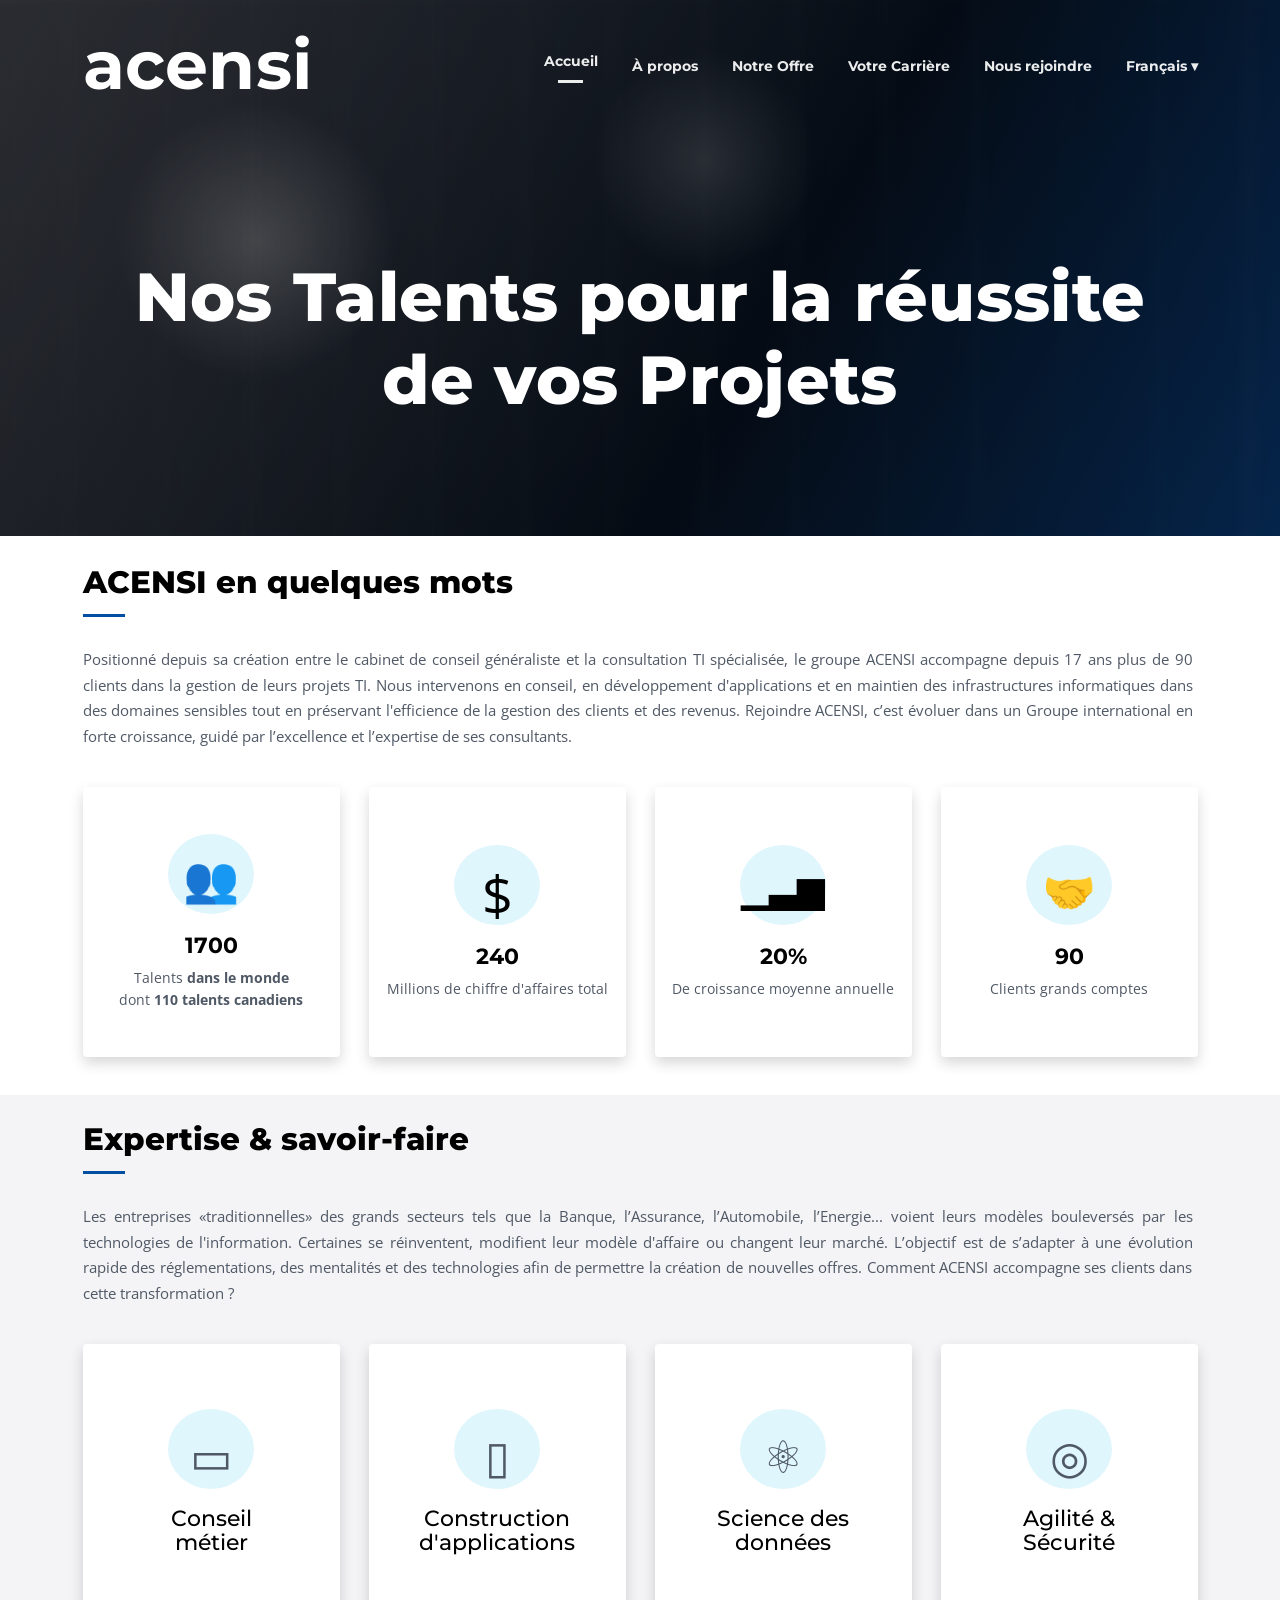
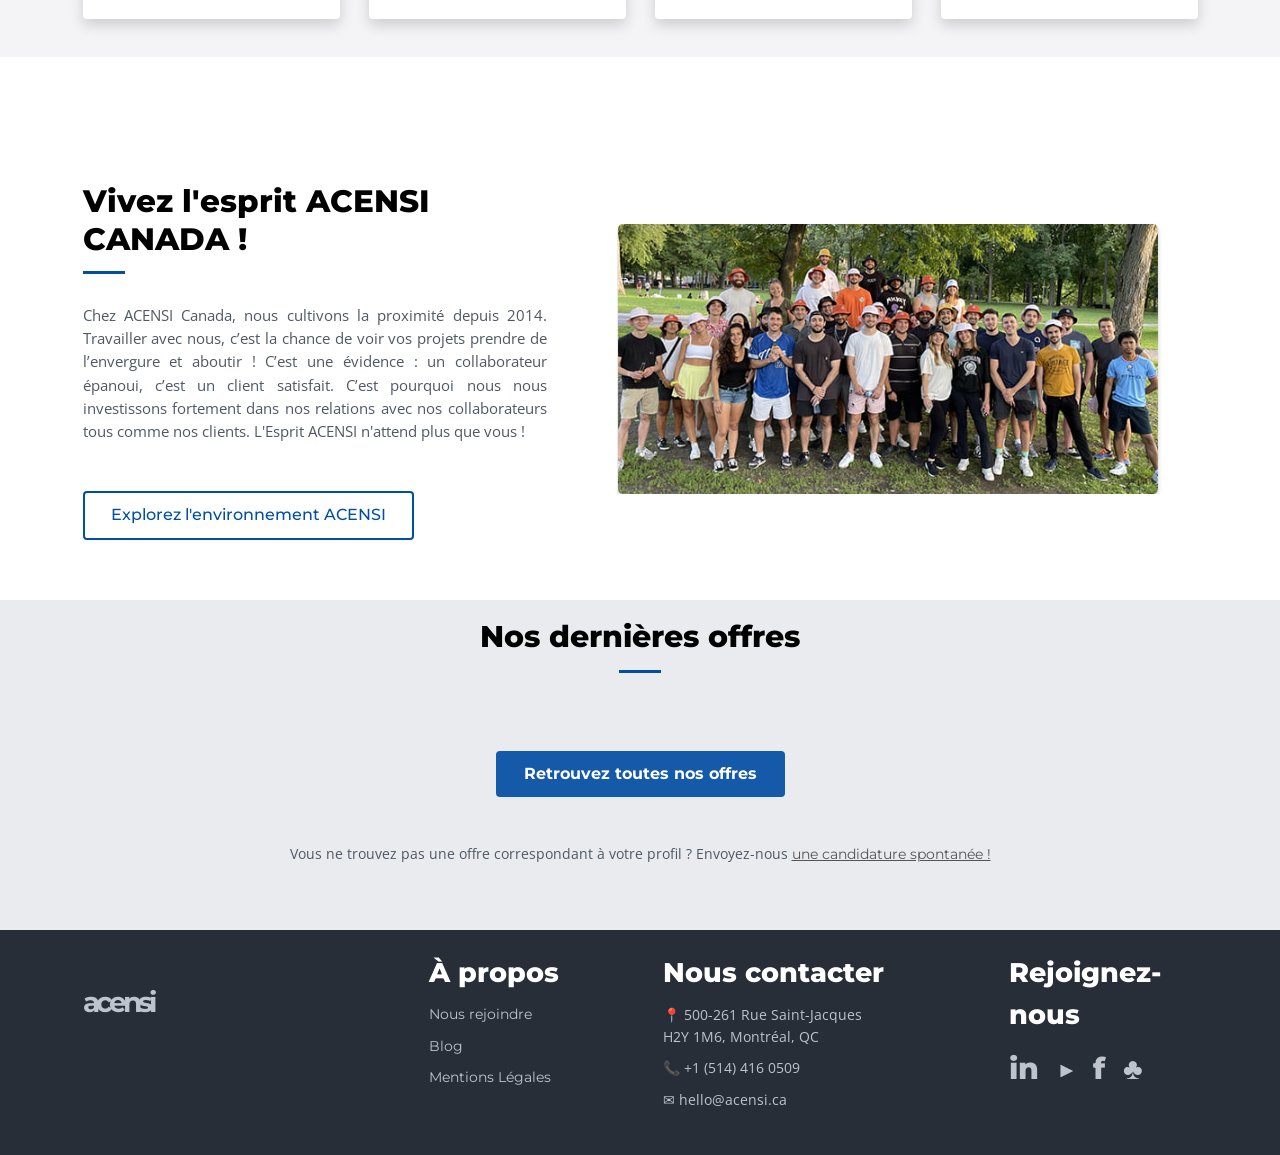
<file: index.html>
<!DOCTYPE html>
<html lang="fr">
<head>
  <meta charset="UTF-8" />
  <meta name="viewport" content="width=device-width, initial-scale=1.0" />
  <title>ACENSI Canada  Nos talents pour la réussite de vos projets</title>
  <link rel="preconnect" href="https://fonts.googleapis.com">
  <link rel="preconnect" href="https://fonts.gstatic.com" crossorigin>
  <link href="https://fonts.googleapis.com/css2?family=Montserrat:wght@500;600;700;800&family=Open+Sans:wght@400;600;700&display=swap" rel="stylesheet">
  <link rel="stylesheet" href="acensi_project/css/style.css" />
</head>
<body>

  <header class="hero" id="accueil">
    <nav class="navbar">
      <a href="#accueil" class="logo" aria-label="ACENSI"><h1><strong>acensi</strong></h1></a>
      <button class="menu-toggle" aria-label="Ouvrir le menu"><span></span><span></span><span></span></button>
      <ul class="nav-links">
        <li><a class="active" href="#accueil">Accueil</a></li>
        <li><a href="#apropos">À propos</a></li>
        <li><a href="#offre">Notre Offre</a></li>
        <li><a href="#carriere">Votre Carrière</a></li>
        <li><a href="#contact">Nous rejoindre</a></li>
        <li><a href="#" class="lang">Français ▾</a></li>
      </ul>
    </nav>
    <div class="hero-overlay"></div>
    <div class="hero-content reveal">
      <h1>Nos Talents pour la réussite<br>de vos Projets</h1>
    </div>
  </header>

  <main>
    <section class="section white" id="apropos">
      <div class="container"> 
        <h2 class="section-title reveal">ACENSI en quelques mots</h2>
        <p class="intro reveal">Positionné depuis sa création entre le cabinet de conseil généraliste et la consultation TI spécialisée, le groupe ACENSI accompagne depuis 17 ans plus de 90 clients dans la gestion de leurs projets TI. Nous intervenons en conseil, en développement d'applications et en maintien des infrastructures informatiques dans des domaines sensibles tout en préservant l'efficience de la gestion des clients et des revenus. Rejoindre ACENSI, c’est évoluer dans un Groupe international en forte croissance, guidé par l’excellence et l’expertise de ses consultants.</p>

        <div class="stats-grid">
          <article class="stat-card reveal">
            <div class="icon-bubble people-icon"></div>
            <h3><span class="counter" data-target="1700">0</span></h3>
            <p>Talents <strong>dans le monde</strong><br>dont <strong>110 talents canadiens</strong></p>
          </article>
          <article class="stat-card reveal">
            <div class="icon-bubble money-icon"></div>
            <h3><span class="counter" data-target="240">0</span></h3>
            <p>Millions de chiffre d'affaires total</p>
          </article>
          <article class="stat-card reveal">
            <div class="icon-bubble chart-icon"></div>
            <h3><span class="counter" data-target="20">0</span>%</h3>
            <p>De croissance moyenne annuelle</p>
          </article>
          <article class="stat-card reveal">
            <div class="icon-bubble hand-icon"></div>
            <h3><span class="counter" data-target="90">0</span></h3>
            <p>Clients grands comptes</p>
          </article>
        </div>
      </div>
    </section>

    <section class="section grey" id="offre">
      <div class="container">
        <h2 class="section-title reveal">Expertise &amp; savoir-faire</h2>
        <p class="intro reveal">Les entreprises «traditionnelles» des grands secteurs tels que la Banque, l’Assurance, l’Automobile, l’Energie... voient leurs modèles bouleversés par les technologies de l'information. Certaines se réinventent, modifient leur modèle d'affaire ou changent leur marché. L’objectif est de s’adapter à une évolution rapide des réglementations, des mentalités et des technologies afin de permettre la création de nouvelles offres. Comment ACENSI accompagne ses clients dans cette transformation ?</p>

        <div class="expertise-grid">
          <article class="expert-card reveal"><div class="line-icon msg"></div><h3>Conseil<br>métier</h3></article>
          <article class="expert-card reveal"><div class="line-icon phone"></div><h3>Construction<br>d'applications</h3></article>
          <article class="expert-card reveal"><div class="line-icon data"></div><h3>Science des<br>données</h3></article>
          <article class="expert-card reveal"><div class="line-icon security"></div><h3>Agilité &amp;<br>Sécurité</h3></article>
        </div>
      </div>
    </section>

    <section class="spirit" id="carriere">
      <div class="container spirit-grid">
        <div class="spirit-text reveal">
          <h2 class="section-title">Vivez l'esprit ACENSI CANADA !</h2>
          <p>Chez ACENSI Canada, nous cultivons la proximité depuis 2014. Travailler avec nous, c’est la chance de voir vos projets prendre de l’envergure et aboutir ! C’est une évidence : un collaborateur épanoui, c’est un client satisfait. C’est pourquoi nous nous investissons fortement dans nos relations avec nos collaborateurs tous comme nos clients. L'Esprit ACENSI n'attend plus que vous !</p>
          <a class="outline-btn" href="#contact">Explorez l'environnement ACENSI</a>
        </div>
        <div class="team-photo reveal">
          <img src="acensi_project/images/profil.png" alt="Photo équipe ACENSI Canada">
          
        </div>

         
      </div>
    </section>

    <section class="jobs" id="contact">
      <div class="container centered reveal">
        <h2 class="jobs-title">Nos dernières offres</h2>
        <div class="short-line"></div>
        <a href="#" class="primary-btn pulse">Retrouvez toutes nos offres</a>
        <p class="spon">Vous ne trouvez pas une offre correspondant à votre profil ? Envoyez-nous <a href="mailto:hello@acensi.ca">une candidature spontanée !</a></p>
      </div>
    </section>
  </main>


  <footer class="footer">
    <div class="container footer-grid">
      <a href="#accueil" class="footer-logo"><h1><strong>acensi</strong></h1></a>
      <div>
        <h3>À propos</h3>
        <a href="#contact">Nous rejoindre</a>
        <a href="#">Blog</a>
        <a href="#">Mentions Légales</a>
      </div>
      <div>
        <h3>Nous contacter</h3>
        <p>📍 500-261 Rue Saint-Jacques<br><span>H2Y 1M6, Montréal, QC</span></p>
        <p>📞 +1 (514) 416 0509</p>
        <p>✉ hello@acensi.ca</p>
      </div>
      <div>
        <h3>Rejoignez-nous</h3>
        <div class="socials"><a>in</a><a>▶</a><a>f</a><a>♣</a></div>
      </div>
    </div>
  </footer>

  <button id="topBtn" aria-label="Retour en haut">↑</button>
  <script src="acensi_project/js/script.js"></script>
</body>
</html>
</file>
<file: acensi_project/css/style.css>
/* Variables globales du site */
:root {
  --blue: #004fa3;
  --blue2: #155aa9;
  --dark: #272e37;
  --text: #4f5865;
  --light: #f3f4f7;
  --white: #fff;
  --shadow: 0 6px 14px rgba(0, 0, 0, .16);
}

/* Reset général */
* {
  box-sizing: border-box;
}

/* Scroll fluide */
html {
  scroll-behavior: smooth;
}

/* Style global du body */
body {
  margin: 0;
  font-family: 'Open Sans', Arial, sans-serif;
  color: var(--text);
  background: #fff;
  line-height: 1.55;
}

/* Police des titres, liens et logo */
h1,
h2,
h3,
a,
.logo {
  font-family: 'Montserrat', Arial, sans-serif;
}

/* Style des liens */
a {
  text-decoration: none;
}

/* Conteneur principal */
.container {
  width: min(1115px, calc(100% - 48px));
  margin: auto;
}

/* Section hero */
.hero {
  position: relative;
  min-height: 536px;
  color: white;
  overflow: hidden;
  background: radial-gradient(circle at 20% 45%, rgba(255, 255, 255, .35), transparent 13%),
    radial-gradient(circle at 55% 30%, rgba(255, 255, 255, .20), transparent 14%),
    linear-gradient(120deg, #555963 0%, #081322 60%, #08366e 100%);
}

/* Effet visuel du hero */
.hero:before {
  content: "";
  position: absolute;
  inset: 0;
  background: linear-gradient(90deg, rgba(0, 0, 0, .35), rgba(0, 0, 0, .1)),
    repeating-linear-gradient(90deg, transparent 0 85px, rgba(255, 255, 255, .05) 86px 88px);
  filter: blur(6px);
  transform: scale(1.03);
}

/* Overlay sombre du hero */
.hero-overlay {
  position: absolute;
  inset: 0;
  background: rgba(0, 0, 0, .24);
}

/* Barre de navigation */
.navbar {
  position: relative;
  z-index: 4;
  display: flex;
  align-items: center;
  justify-content: space-between;
  width: min(1115px, calc(100% - 48px));
  margin: auto;
  padding: 24px 0;
}

/* Logo */
.logo,
.footer-logo {
  font-size: 42px;
  font-weight: 600;
  letter-spacing: -4px;
  color: #fff;
}

/* Liens de navigation */
.nav-links {
  display: flex;
  gap: 34px;
  list-style: none;
  margin: 0;
  padding: 0;
  align-items: center;
}

/* Style des liens du menu */
.nav-links a {
  color: white;
  font-weight: 700;
  font-size: 14px;
  opacity: .92;
}

/* Lien actif du menu */
.nav-links a.active:after {
  content: "";
  display: block;
  width: 25px;
  height: 3px;
  background: white;
  margin: 7px auto 0;
}

/* Bouton menu mobile */
.menu-toggle {
  display: none;
  background: none;
  border: 0;
}

/* Barres du menu burger */
.menu-toggle span {
  display: block;
  width: 28px;
  height: 3px;
  background: white;
  margin: 5px;
}

/* Contenu du hero */
.hero-content {
  position: relative;
  z-index: 2;
  text-align: center;
  margin-top: 125px;
}

/* Titre principal */
.hero h1 {
  font-size: 68px;
  line-height: 1.22;
  margin: 0;
  font-weight: 800;
  letter-spacing: .3px;
}

/* Sections générales */
.section {
  padding: 28px 0 38px;
}

/* Section blanche */
.white {
  background: #fff;
}

/* Section grise */
.grey {
  background: #f4f4f6;
  padding-top: 26px;
}

/* Titres de section */
.section-title {
  color: #000;
  font-size: 31px;
  line-height: 1.2;
  margin: 0 0 30px;
  font-weight: 800;
}

/* Ligne décorative sous les titres */
.section-title:after,
.short-line {
  content: "";
  display: block;
  width: 42px;
  height: 3px;
  background: var(--blue);
  margin-top: 13px;
}

/* Texte d’introduction */
.intro {
  font-size: 15px;
  line-height: 1.7;
  margin: 0 0 38px;
  max-width: 1110px;
  text-align: justify;
}

/* Grilles des cartes */
.stats-grid,
.expertise-grid {
  display: grid;
  grid-template-columns: repeat(4, 1fr);
  gap: 29px;
}

/* Cartes statistiques et expertises */
.stat-card,
.expert-card {
  height: 270px;
  background: white;
  border-radius: 4px;
  box-shadow: var(--shadow);
  display: flex;
  flex-direction: column;
  align-items: center;
  justify-content: center;
  text-align: center;
  transition: .35s ease;
  position: relative;
  overflow: hidden;
}

/* Effet hover des cartes */
.stat-card:hover,
.expert-card:hover {
  transform: translateY(-10px);
  box-shadow: 0 14px 25px rgba(0, 0, 0, .2);
}

/* Barre animée des cartes */
.stat-card:before,
.expert-card:before {
  content: "";
  position: absolute;
  inset: auto 0 0;
  height: 4px;
  background: var(--blue);
  transform: scaleX(0);
  transition: .35s;
}

/* Affichage de la barre au survol */
.stat-card:hover:before,
.expert-card:hover:before {
  transform: scaleX(1);
}

/* Titre des cartes statistiques */
.stat-card h3 {
  font-size: 22px;
  margin: 7px 0 4px;
  color: #000;
}

/* Texte des cartes statistiques */
.stat-card p {
  font-size: 14px;
  margin: 0 10px;
}

/* Bulles d’icônes */
.icon-bubble,
.line-icon {
  width: 86px;
  height: 80px;
  margin-bottom: 8px;
  background: #dff6fc;
  border-radius: 50%;
  position: relative;
}

/* Icônes statistiques */
.people-icon:after {
  content: "👥";
  font-size: 45px;
}

.money-icon:after {
  content: "$";
  font-size: 54px;
  align-items: center;
  justify-content: center;
}

.chart-icon:after {
  content: "▁▃▆";
  font-size: 36px;
  align-items: center;
  justify-content: center;
}

.hand-icon:after {
  content: "🤝";
  font-size: 42px;
}

/* Positionnement des icônes */
.icon-bubble:after {
  position: absolute;
  inset: 8px 0 0;
  display: grid;
  place-items: center;
  color: #000;
}

/* Cartes expertises */
.expert-card {
  height: 275px;
}

/* Titre des cartes expertises */
.expert-card h3 {
  font-size: 22px;
  line-height: 1.1;
  color: #000;
  margin: 10px 0 0;
  font-weight: 500;
}

/* Icônes expertises */
.line-icon:after {
  position: absolute;
  inset: 12px 0 0;
  display: grid;
  place-items: center;
  font-size: 45px;
}

.msg:after {
  content: "▭";
}

.phone:after {
  content: "▯";
}

.data:after {
  content: "⚛";
}

.security:after {
  content: "◎";
}

/* Section esprit / carrière */
.spirit {
  padding: 126px 0 60px;
  background: white;
}

/* Grille de la section spirit */
.spirit-grid {
  display: grid;
  grid-template-columns: 1fr 1.25fr;
  gap: 70px;
  align-items: center;
}

/* Texte de la section spirit */
.spirit p {
  font-size: 15px;
  text-align: justify;
  margin-bottom: 48px;
}

/* Bouton secondaire */
.outline-btn {
  display: inline-block;
  border: 2px solid var(--blue);
  color: var(--blue);
  padding: 10px 26px;
  border-radius: 4px;
  font-weight: 500;
  transition: .3s;
}

/* Hover du bouton secondaire */
.outline-btn:hover {
  background: var(--blue);
  color: white;
}



/* Bandeau sur l’image équipe */
.people-row {
  position: absolute;
  left: 0%;
  right: 0%;
  bottom: 50px;
  text-align: center;
  color: white;
  background: rgba(0, 79, 163, .82);
 
  font-weight: 800;
  object-position: left center;
  letter-spacing: 8px;
}

/* Section jobs / contact */
.jobs {
  background: #e9ebef;
  padding: 14px 0 50px;
  text-align: center;
}

/* Titre jobs */
.jobs-title {
  font-size: 30px;
  color: #000;
  margin: 0;
  font-weight: 800;
}

/* Ligne courte centrée */
.short-line {
  margin: 9px auto 78px;
}

/* Bouton principal */
.primary-btn {
  display: inline-block;
  background: var(--blue2);
  color: white;
  padding: 11px 28px;
  border-radius: 4px;
  font-weight: 700;
  margin-bottom: 32px;
}

/* Hover bouton principal */
.primary-btn:hover {
  background: #0a4385;
}

/* Texte jobs */
.jobs p {
  font-size: 14px;
}

/* Liens dans jobs */
.jobs a:not(.primary-btn) {
  color: #555;
  text-decoration: underline;
}

/* Footer */
.footer {
  background: var(--dark);
  padding: 22px 0 34px;
  color: #bfc4cc;
}

/* Grille footer */
.footer-grid {
  display: grid;
  grid-template-columns: 1.6fr 1fr 1.6fr 1fr;
  gap: 45px;
  align-items: start;
}

/* Titres footer */
.footer h3 {
  color: white;
  font-size: 27px;
  margin: 0 0 10px;
  font-weight: 800;
}

/* Textes et liens footer */
.footer a,
.footer p {
  display: block;
  color: #bfc4cc;
  margin: 10px 0;
  font-size: 14px;
}

/* Logo footer */
.footer-logo {
  margin-top: 55px;
}

/* Réseaux sociaux */
.socials {
  display: flex;
  gap: 18px;
}

/* Icônes réseaux sociaux */
.socials a {
  font-size: 30px;
  font-weight: 800;
  margin: 0;
}

/* Bouton retour en haut */
#topBtn {
  position: fixed;
  right: 22px;
  bottom: 22px;
  width: 44px;
  height: 44px;
  border: 0;
  border-radius: 50%;
  background: var(--blue);
  color: white;
  font-size: 22px;
  cursor: pointer;
  opacity: 0;
  pointer-events: none;
  transition: .3s;
  box-shadow: var(--shadow);
}

/* Affichage du bouton retour en haut */
#topBtn.show {
  opacity: 1;
  pointer-events: auto;
}

/* Animation d’apparition */
.reveal {
  opacity: 0;
  transform: translateY(35px);
  transition: opacity .75s ease, transform .75s ease;
}

/* État visible de l’animation */
.reveal.show {
  opacity: 1;
  transform: none;
}

/* Animation pulse */
.pulse {
  animation: pulse 2s infinite;
}

/* Keyframes pulse */
@keyframes pulse {
  0%,
  100% {
    box-shadow: 0 0 0 0 rgba(21, 90, 169, .4);
  }

  50% {
    box-shadow: 0 0 0 14px rgba(21, 90, 169, 0);
  }
}

/* Responsive tablette */
@media (max-width: 900px) {
  .hero h1 {
    font-size: 44px;
  }

  .nav-links {
    position: absolute;
    top: 76px;
    right: 0;
    left: 0;
    background: rgba(39, 46, 55, .98);
    flex-direction: column;
    padding: 24px;
    gap: 18px;
    display: none;
  }

  .nav-links.open {
    display: flex;
  }

  .menu-toggle {
    display: block;
  }

  .stats-grid,
  .expertise-grid,
  .spirit-grid,
  .footer-grid {
    grid-template-columns: 1fr 1fr;
  }

  .spirit {
    padding-top: 70px;
  }
}

/* Responsive petit écran */
@media (max-width: 580px) {
  .container,
  .navbar {
    width: calc(100% - 28px);
  }

  .hero {
    min-height: 430px;
  }

  .hero h1 {
    font-size: 34px;
  }

  .stats-grid,
  .expertise-grid,
  .spirit-grid,
  .footer-grid {
    grid-template-columns: 1fr;
  }

  .section-title,
  .jobs-title {
    font-size: 26px;
  }

  .footer-logo {
    margin-top: 0;
  }
}

/* Correctifs responsive mobile — conservation du design desktop */
@media (max-width: 768px) {
  body {
    overflow-x: hidden;
  }

  .container,
  .navbar {
    width: calc(100% - 32px);
  }

  .navbar {
    padding: 18px 0;
  }

  .logo,
  .footer-logo {
    font-size: 38px;
    line-height: 1;
  }

  .nav-links {
    top: 68px;
    border-radius: 0 0 10px 10px;
    box-shadow: 0 12px 25px rgba(0, 0, 0, .25);
  }

  .nav-links a {
    font-size: 15px;
  }

  .hero {
    min-height: 520px;
    display: flex;
    flex-direction: column;
  }

  .hero-content {
    margin: 0;
    padding: 135px 16px 90px;
    display: flex;
    align-items: center;
    justify-content: center;
    flex: 1;
  }

  .hero h1 {
    font-size: clamp(34px, 9vw, 48px);
    line-height: 1.18;
    max-width: 720px;
  }

  .section {
    padding: 42px 0 46px;
  }

  .grey {
    padding-top: 42px;
  }

  .section-title {
    font-size: clamp(26px, 7vw, 32px);
    margin-bottom: 26px;
  }

  .intro {
    font-size: 15px;
    text-align: left;
    margin-bottom: 30px;
    line-height: 1.75;
  }

  .stats-grid,
  .expertise-grid {
    grid-template-columns: repeat(2, minmax(0, 1fr));
    gap: 18px;
  }

  .stat-card,
  .expert-card {
    height: 235px;
    padding: 18px 14px;
  }

  .icon-bubble,
  .line-icon {
    width: 74px;
    height: 70px;
  }

  .stat-card h3 {
    font-size: 21px;
  }

  .stat-card p {
    font-size: 13.5px;
  }

  .expert-card h3 {
    font-size: 20px;
  }

  .spirit {
    padding: 64px 0 48px;
  }

  .spirit-grid {
    grid-template-columns: 1fr;
    gap: 34px;
  }

  .spirit p {
    text-align: left;
    margin-bottom: 30px;
  }

  .outline-btn,
  .primary-btn {
    width: 100%;
    max-width: 360px;
    text-align: center;
  }

  .team-photo {
    height: 245px;
    width: 100%;
  }

  .jobs {
    padding: 38px 0 44px;
  }

  .short-line {
    margin-bottom: 44px;
  }

  .footer {
    padding: 38px 0;
  }

  .footer-grid {
    grid-template-columns: 1fr 1fr;
    gap: 26px 30px;
  }

  .footer-logo {
    margin-top: 0;
  }

  .footer h3 {
    font-size: 23px;
  }

  .socials {
    flex-wrap: wrap;
  }
}

/* Responsive mobile */
@media (max-width: 480px) {
  .container,
  .navbar {
    width: calc(100% - 24px);
  }

  .navbar {
    padding: 16px 0;
  }

  .logo,
  .footer-logo {
    font-size: 34px;
    letter-spacing: -3px;
  }

  .menu-toggle {
    padding: 4px 0;
  }

  .menu-toggle span {
    width: 26px;
    height: 3px;
    margin: 4px 0;
  }

  .nav-links {
    top: 62px;
    padding: 22px 18px;
    gap: 16px;
  }

  .hero {
    min-height: 470px;
  }

  .hero-content {
    padding: 105px 10px 70px;
  }

  .hero h1 {
    font-size: 32px;
    line-height: 1.22;
  }

  .section {
    padding: 36px 0 40px;
  }

  .section-title {
    font-size: 25px;
    margin-bottom: 22px;
  }

  .section-title:after,
  .short-line {
    width: 40px;
    height: 3px;
  }

  .intro {
    font-size: 14px;
    line-height: 1.75;
    margin-bottom: 26px;
  }

  .stats-grid,
  .expertise-grid {
    grid-template-columns: 1fr;
    gap: 20px;
  }

  .stat-card,
  .expert-card {
    height: auto;
    min-height: 210px;
    padding: 34px 18px;
  }

  .icon-bubble,
  .line-icon {
    width: 76px;
    height: 72px;
    margin-bottom: 10px;
  }

  .people-icon:after {
    font-size: 40px;
  }

  .money-icon:after {
    font-size: 48px;
  }

  .chart-icon:after {
    font-size: 32px;
  }

  .hand-icon:after {
    font-size: 38px;
  }

  .line-icon:after {
    font-size: 40px;
  }

  .stat-card h3 {
    font-size: 22px;
  }

  .expert-card h3 {
    font-size: 22px;
  }

  .spirit {
    padding: 52px 0 42px;
  }

  .spirit-grid {
    gap: 28px;
  }

  .spirit p {
    font-size: 14px;
    line-height: 1.75;
    margin-bottom: 26px;
  }

  .outline-btn,
  .primary-btn {
    max-width: none;
    padding: 11px 18px;
    font-size: 15px;
  }

  .team-photo {
    height: 210px;
  }

  .people-row {
    left: 8%;
    right: 8%;
    bottom: 38px;
    padding: 16px 10px;
    letter-spacing: 3px;
    font-size: 13px;
  }

  .jobs-title {
    font-size: 25px;
  }

  .short-line {
    margin: 9px auto 36px;
  }

  .jobs p {
    font-size: 13.5px;
    line-height: 1.7;
  }

  .footer-grid {
    grid-template-columns: 1fr;
    gap: 24px;
    text-align: left;
  }

  .footer h3 {
    font-size: 24px;
    margin-bottom: 8px;
  }

  .footer a,
  .footer p {
    font-size: 14px;
    margin: 8px 0;
  }

  .socials a {
    font-size: 28px;
  }

  #topBtn {
    right: 14px;
    bottom: 14px;
    width: 40px;
    height: 40px;
  }
}

/* Responsive très petit mobile */
@media (max-width: 360px) {
  .hero h1 {
    font-size: 29px;
  }

  .section-title,
  .jobs-title {
    font-size: 23px;
  }

  .stat-card,
  .expert-card {
    min-height: 200px;
  }
}
</file>
